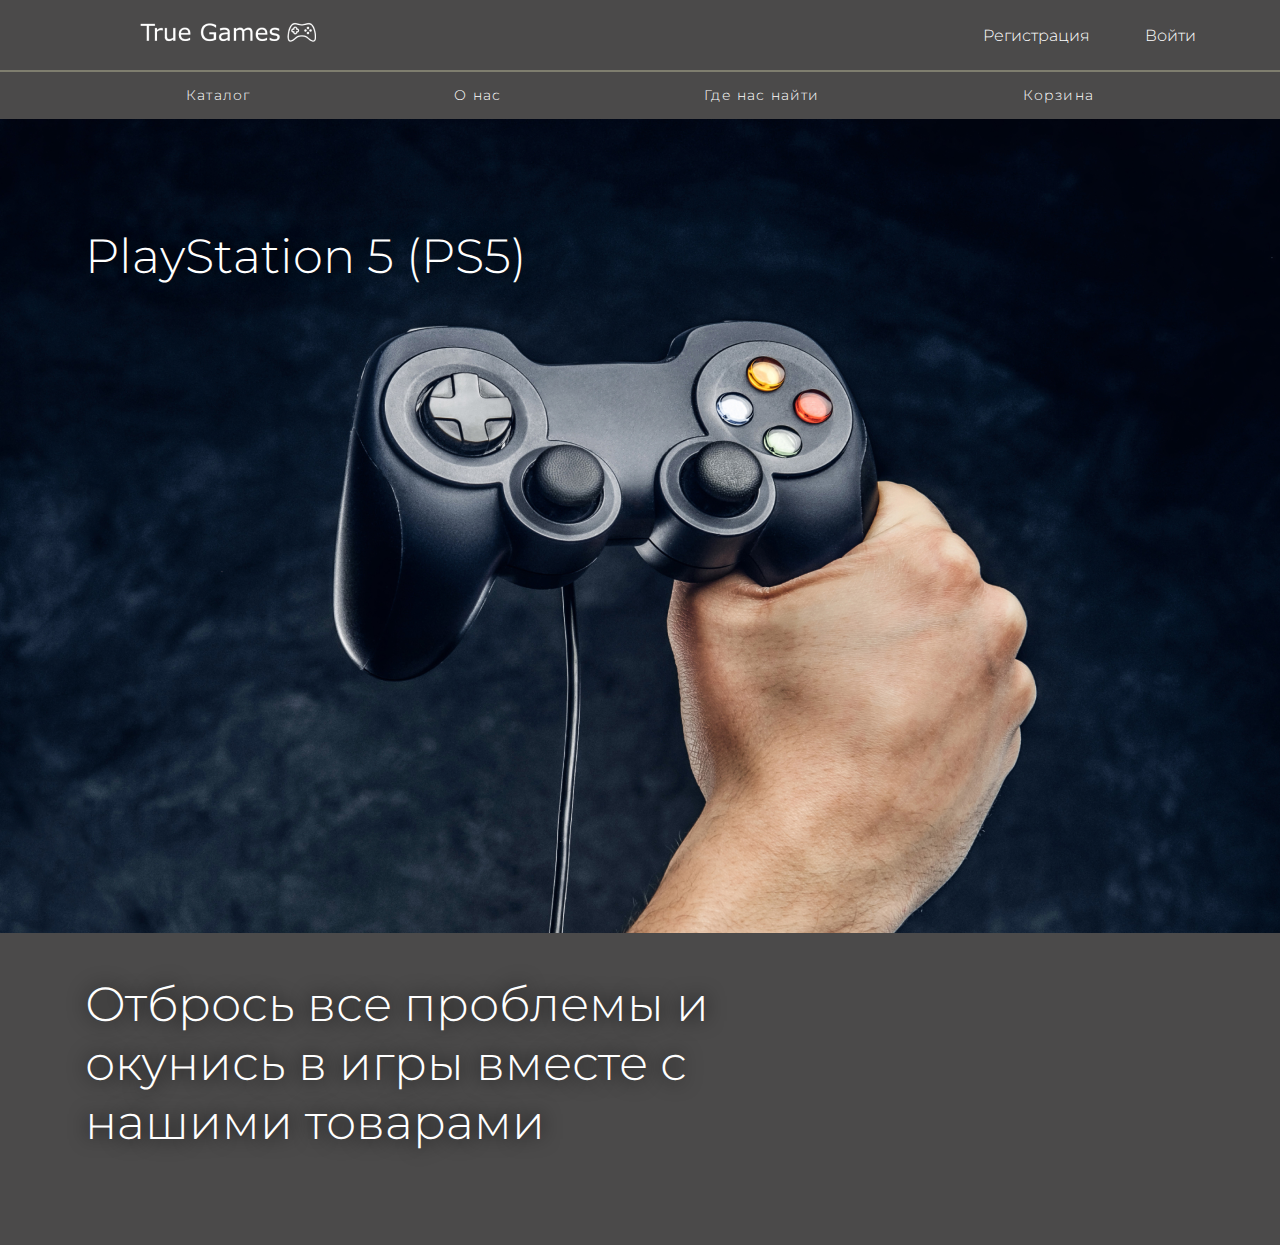
<file: index.html>
<!DOCTYPE html>
<html lang="en">
<head>
	<meta charset="UTF-8">
	<meta http-equiv="X-UA-Compatible" content="IE=edge">
	<meta name="viewport" content="width=device-width, initial-scale=1.0">
	<link rel="stylesheet" href="style.css">
	<title>Электромобильность</title>
</head>
<body>
	<header class="header">
		<div class="width">
		<div class="header_first_block">
			<div class="header_first_item">
				<div class="header_first_item_i"><a href="index.html"><img src="img/2496078-восстановлено 1.png" alt=""></a> </div>
			</div>
			<div class="header_first_item">
				<a href="registration.html">Регистрация</a>
				<a href="login.html">Войти</a>
			</div>
		</div>
	</div>
	<hr class="line">
	<div class="width">
		<div class="header_second_block">
			<ul>
				<li><a href="catalog.html">Каталог</a></li>
				<li><a href="index.html#brands">О нас</a></li>
				<li><a href="find.html">Где нас найти</a></li>
				<li><a href="#">Корзина</a></li>
			</ul>
		</div>
	</div>
	</header>
	<main class="main">
		<div class="slider">
			<div class="width">
				<div class="slider_main">
					<h2>PlayStation 5 (PS5)</h2>
				</div>
			</div>
		</div>
		<footer class="footer">
			<div class="width">
				<div class="footer_main">
					<p>Отбрось все проблемы и окунись в игры вместе с нашими товарами</p>
				</div>
			</div>
			
		</footer>

	</main>
</body>
</html>
</file>
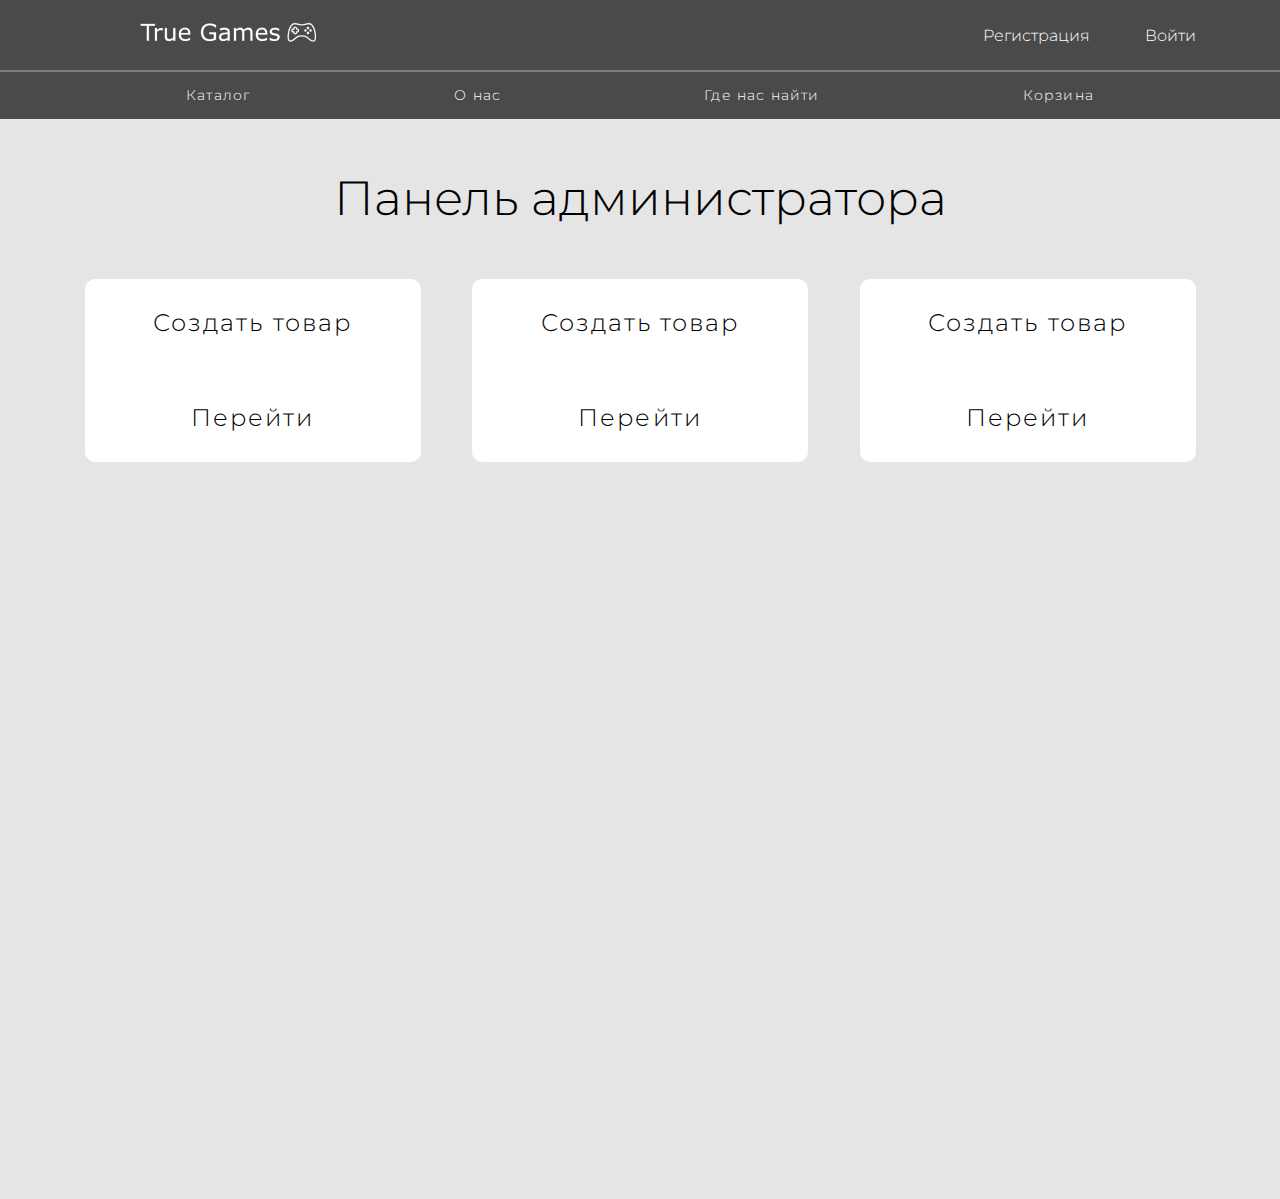
<file: admin.html>
<!DOCTYPE html>
<html lang="en">
<head>
	<meta charset="UTF-8">
	<meta http-equiv="X-UA-Compatible" content="IE=edge">
	<meta name="viewport" content="width=device-width, initial-scale=1.0">
	<link rel="stylesheet" href="style.css">
	<link rel="stylesheet" href="admin.css">
	<title>admin</title>
</head>
<body>
	<header class="header">
		<div class="width">
		<div class="header_first_block">
			<div class="header_first_item">
				<div class="header_first_item_i"><a href="index.html"><img src="img/2496078-восстановлено 1.png" alt=""></a> </div>
			</div>
			<div class="header_first_item">
				<a href="registration.html">Регистрация</a>
				<a href="login.html">Войти</a>
			</div>
		</div>
	</div>
	<hr class="line">
	<div class="width">
		<div class="header_second_block">
			<ul>
				<li><a href="catalog.html">Каталог</a></li>
				<li><a href="inedx.html">О нас</a></li>
				<li><a href="find.html">Где нас найти</a></li>
				<li><a href="basket.html">Корзина</a></li>
			</ul>
		</div>
	</div>
	</header>

	<main>
		<div class="admin">
			<div class="width">
				<div class="admin_main">
					<h2>Панель администратора</h2>
					<div class="admin_block">
						<div class="admin_cart">
							<h3>Создать товар</h3>
							<a href="#">Перейти</a>
						</div>
						<div class="admin_cart">
							<h3>Создать товар</h3>
							<a href="#">Перейти</a>
						</div>
						<div class="admin_cart">
							<h3>Создать товар</h3>
							<a href="#">Перейти</a>
						</div>
					</div>
				</div>
			</div>
		</div>

	</main>
</body>
</html>
</file>
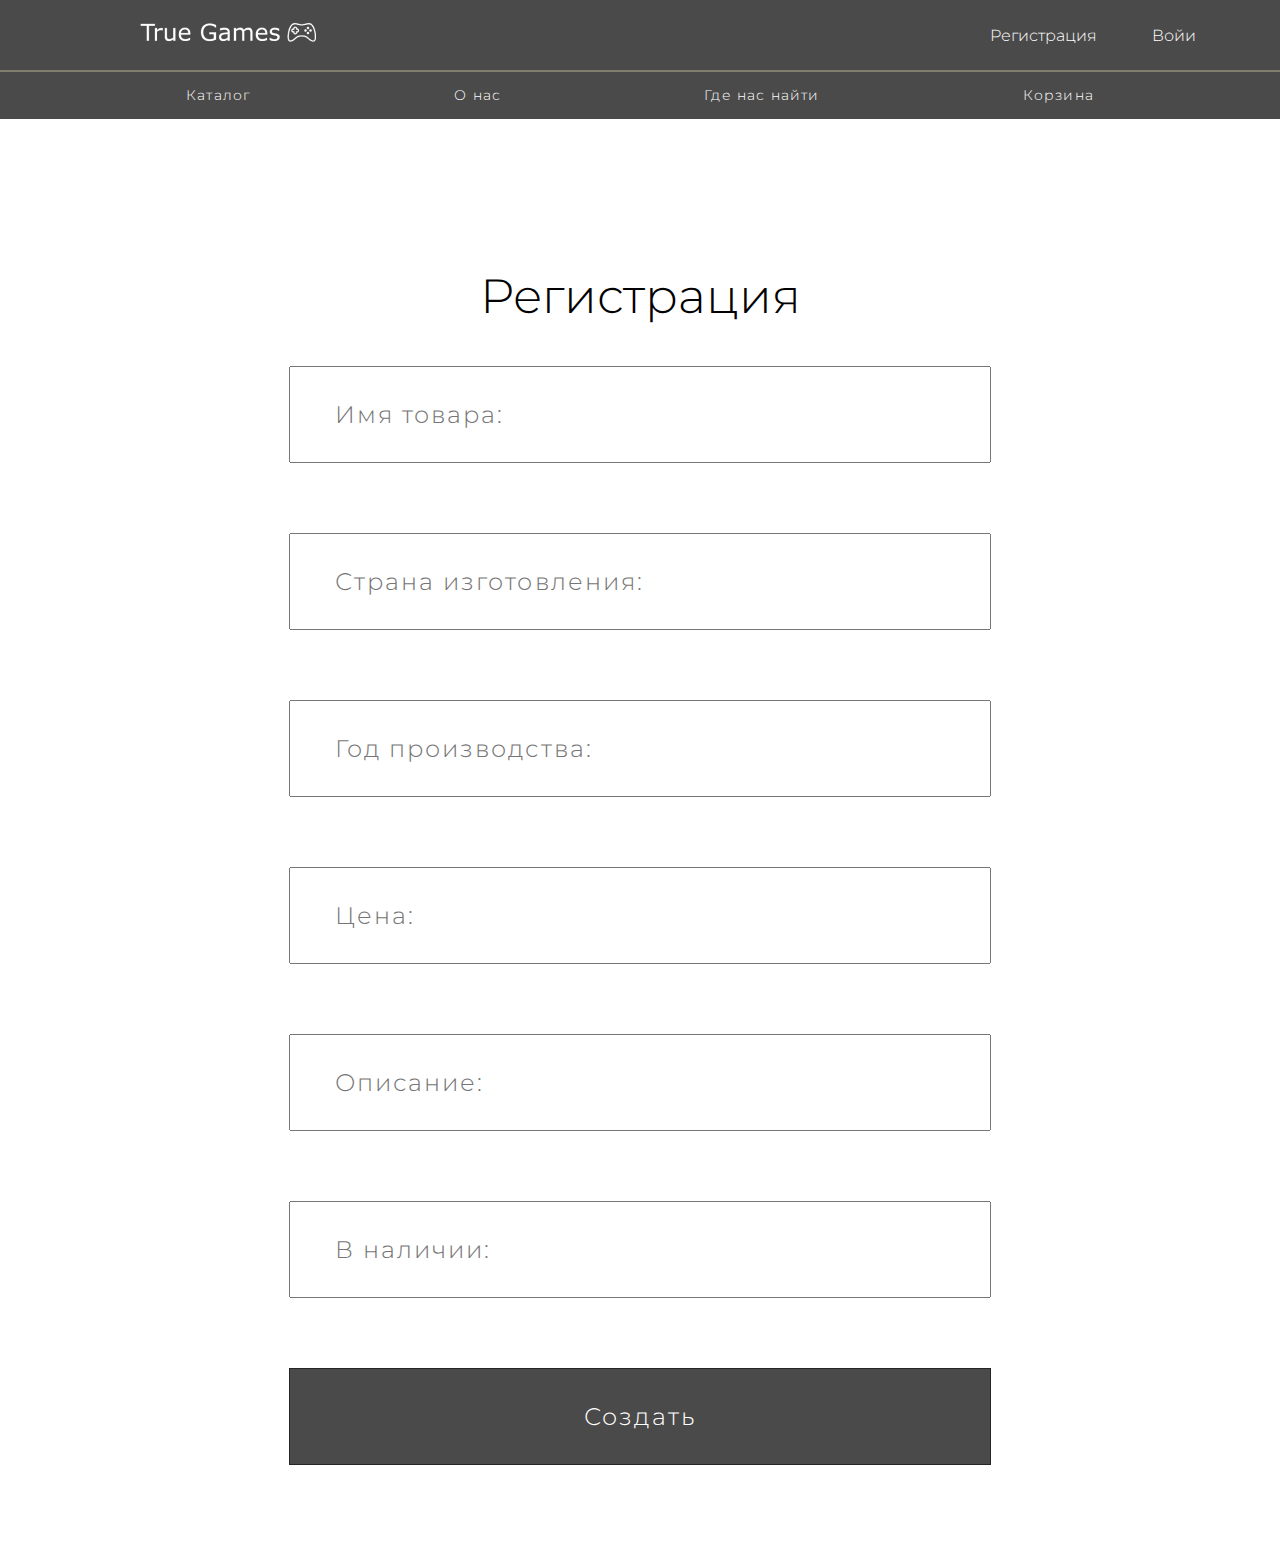
<file: admin_create.html>
<!DOCTYPE html>
<html lang="en">
<head>
	<meta charset="UTF-8">
	<meta http-equiv="X-UA-Compatible" content="IE=edge">
	<meta name="viewport" content="width=device-width, initial-scale=1.0">
	<link rel="stylesheet" href="style.css">
	<link rel="stylesheet" href="admin_create.css">
	<title>Create</title>
</head>
<body>
	<main>
		<header class="header">
			<div class="width">
			<div class="header_first_block">
				<div class="header_first_item">
					<div class="header_first_item_i"><a href="index.html"><img src="img/2496078-восстановлено 1.png" alt=""></a> </div>
				</div>
				<div class="header_first_item">
					<a href="#">Регистрация</a>
					<a href="#">Войи</a>
				</div>
			</div>
		</div>
		<hr class="line">
		<div class="width">
			<div class="header_second_block">
				<ul>
					<li><a href="catalog.html">Каталог</a></li>
					<li><a href="index.html#brands">О нас</a></li>
					<li><a href="index.html#About_company">Где нас найти</a></li>
					<li><a href="#">Корзина</a></li>
				</ul>
			</div>
		</div>
		</header>
		 <main>
		<div class="admin">
			<div class="width">
				<div class="admin_main">
					<h2>Регистрация</h2>
					<form action="#">
						<input class="input" type="text" placeholder="Имя товара:">
						<input class="input" type="text" placeholder="Страна изготовления:">
						<input class="input" type="text" placeholder="Год производства:">
						<input class="input" type="text" placeholder="Цена:">
						<input class="input" type="text" placeholder="Описание:">
						<input class="input" type="text" placeholder="В наличии:">
						<button>Создать</button>
					</form>
				</div>
			</div>
		</div>	

	</main>
</body>
</html>
</file>
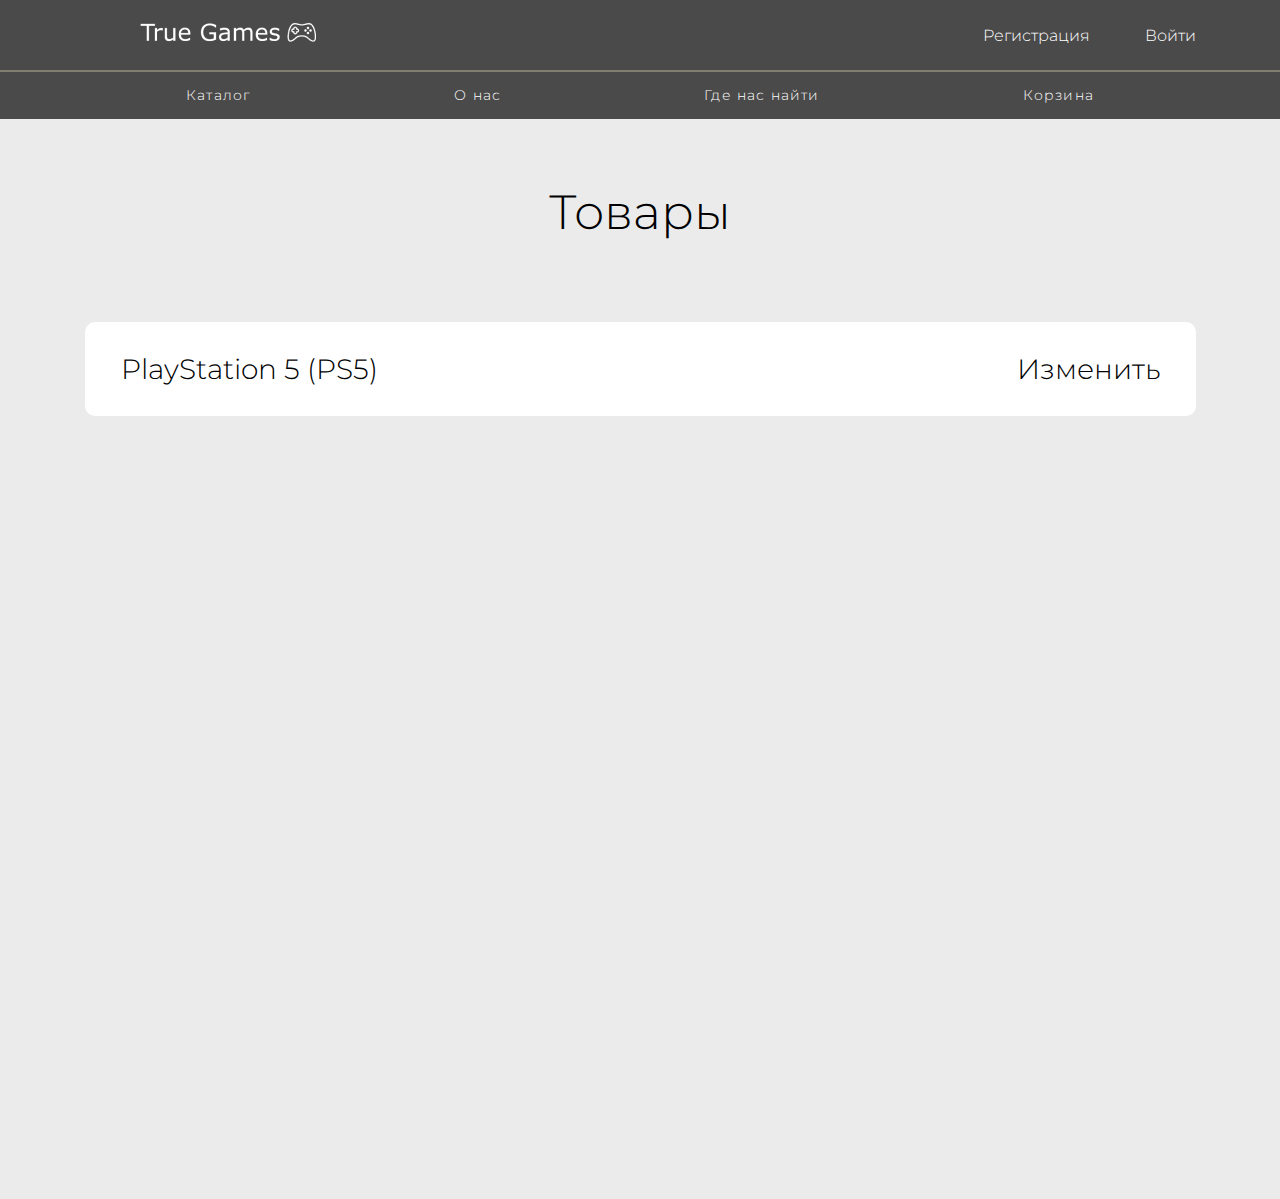
<file: admin_products.html>
<!DOCTYPE html>
<html lang="en">
<head>
	<meta charset="UTF-8">
	<meta http-equiv="X-UA-Compatible" content="IE=edge">
	<meta name="viewport" content="width=device-width, initial-scale=1.0">
	<link rel="stylesheet" href="style.css">
	<link rel="stylesheet" href="admin_products.css">
	<title>admin</title>
</head>
<body>
	<header class="header">
		<div class="width">
		<div class="header_first_block">
			<div class="header_first_item">
				<div class="header_first_item_i"><a href="index.html"><img src="img/2496078-восстановлено 1.png" alt=""></a> </div>
			</div>
			<div class="header_first_item">
				<a href="registration.html">Регистрация</a>
				<a href="login.html">Войти</a>
			</div>
		</div>
	</div>
	<hr class="line">
	<div class="width">
		<div class="header_second_block">
			<ul>
				<li><a href="catalog.html">Каталог</a></li>
				<li><a href="inedx.html">О нас</a></li>
				<li><a href="find.html">Где нас найти</a></li>
				<li><a href="basket.html">Корзина</a></li>
			</ul>
		</div>
	</div>
	</header>

	<main>
		<div class="admin_products">
			<div class="width">
				<div class="admin_products_index">
					<div class="admin_heading"><h2>Товары</h2></div>
					<div class="admin_block">
						<div class="admin_cart">
							<h2>PlayStation 5 (PS5)</h2>
							<a href="#">Изменить</a>
						</div>
					</div>
				</div>
			</div>
		</div>
	</main>
</body>
</html>
</file>
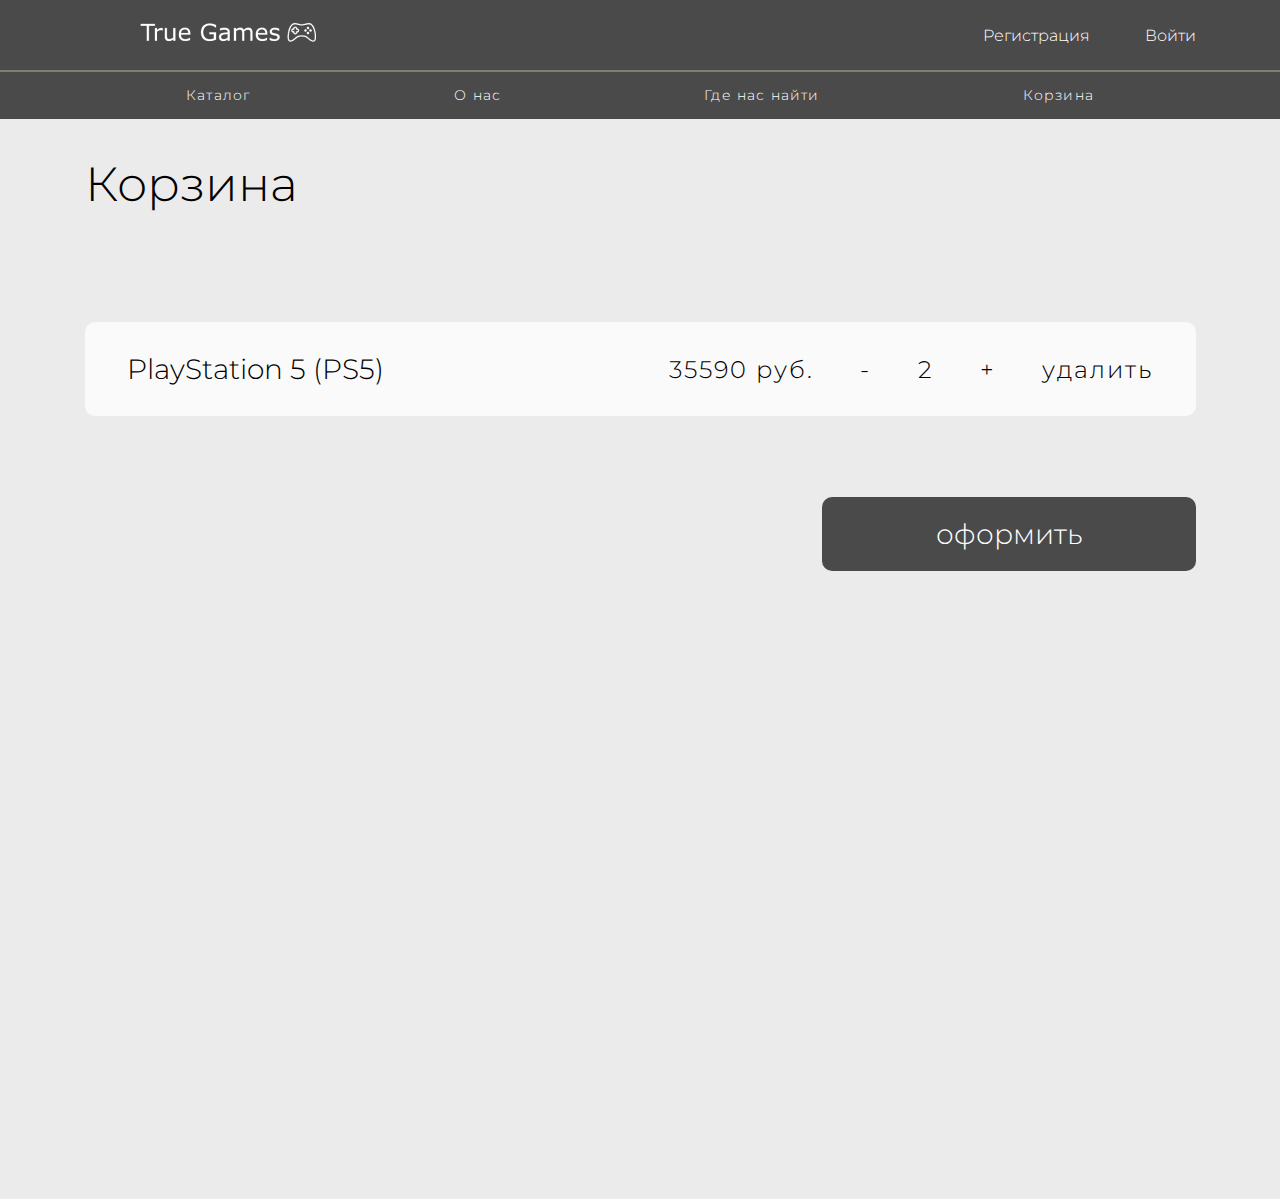
<file: basket.html>
<!DOCTYPE html>
<html lang="en">
<head>
	<meta charset="UTF-8">
	<meta http-equiv="X-UA-Compatible" content="IE=edge">
	<meta name="viewport" content="width=device-width, initial-scale=1.0">
	<link rel="stylesheet" href="style.css">
	<link rel="stylesheet" href="basket.css">
	<title>basket</title>
</head>
<body>
	<header class="header">
		<div class="width">
		<div class="header_first_block">
			<div class="header_first_item">
				<div class="header_first_item_i"><a href="index.html"><img src="img/2496078-восстановлено 1.png" alt=""></a> </div>
			</div>
			<div class="header_first_item">
				<a href="registration.html">Регистрация</a>
				<a href="login.html">Войти</a>
			</div>
		</div>
	</div>
	<hr class="line">
	<div class="width">
		<div class="header_second_block">
			<ul>
				<li><a href="catalog.html">Каталог</a></li>
				<li><a href="index.html#brands">О нас</a></li>
				<li><a href="find.html">Где нас найти</a></li>
				<li><a href="#">Корзина</a></li>
			</ul>
		</div>
	</div>
	</header>
	<main>
		<div class="basket">
			<div class="width">
				<div class="basket_main">
					<div class="basket_heading"><h2>Корзина</h2></div>
					
					<div class="basket_block">
						<div class="basket_cart">

							<div class="basket_cart_block">
								<h3>PlayStation 5 (PS5)</h3>
							</div>
							
							<div class="basket_cart_block">
								<p>35590 руб.</p>
								<a href="">-</a>
								<a href="">2</a>
								<a href="">+</a>
								<a href="#">удалить</a>
							</div>
							
						</div>
						<div class="basket_accept">
							<a href="#">оформить</a>
						</div>
					</div>
				</div>
			</div>
		</div>

	</main>



</body>
</html>
</file>
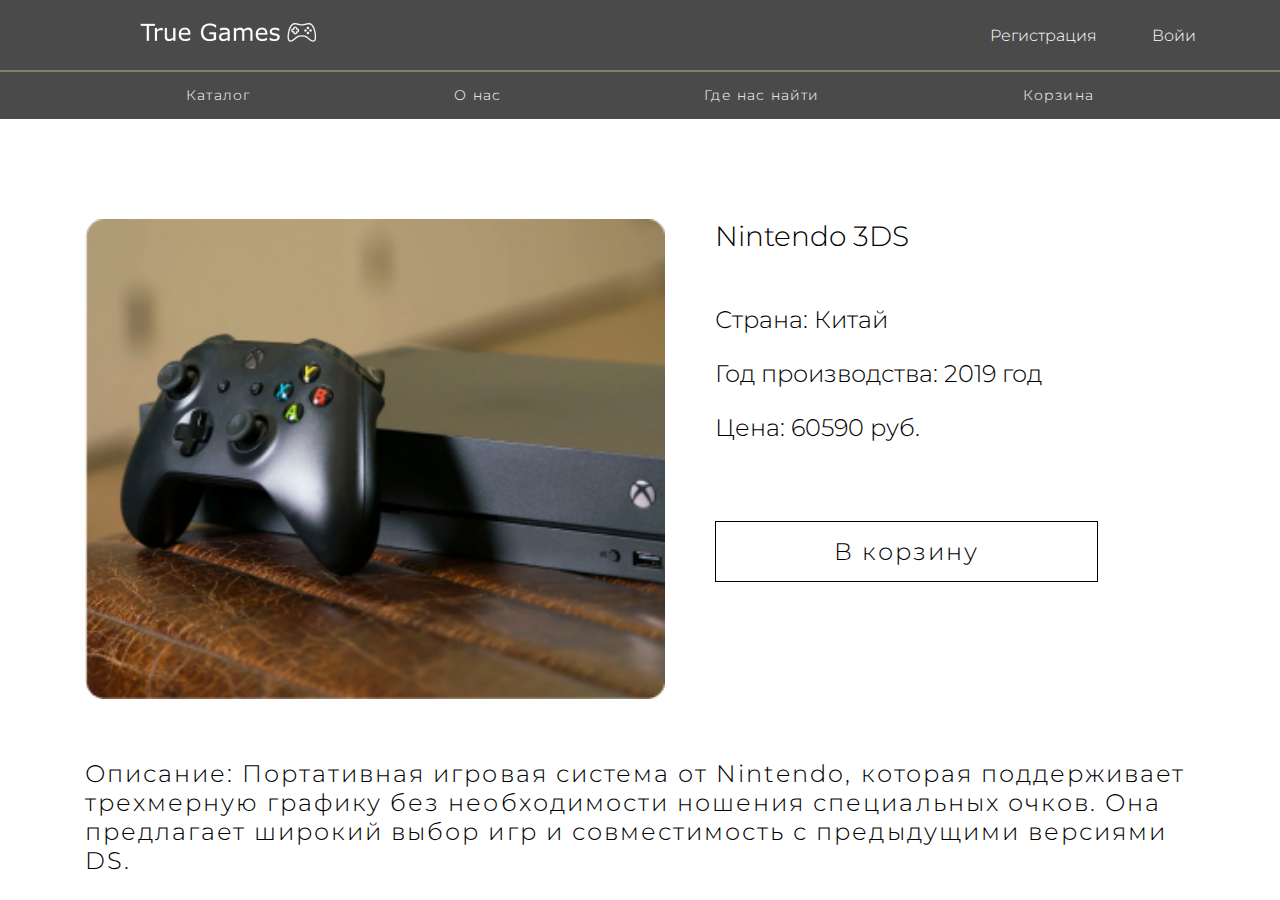
<file: cart.html>
<!DOCTYPE html>
<html lang="en">
<head>
	<meta charset="UTF-8">
	<meta http-equiv="X-UA-Compatible" content="IE=edge">
	<meta name="viewport" content="width=device-width, initial-scale=1.0">
	<link rel="stylesheet" href="style.css">
	<link rel="stylesheet" href="cart.css">
	<title>Document</title>
</head>
<body>
	<header class="header">
		<div class="width">
		<div class="header_first_block">
			<div class="header_first_item">
				<div class="header_first_item_i"><a href="index.html"><img src="img/2496078-восстановлено 1.png" alt=""></a> </div>
			</div>
			<div class="header_first_item">
				<a href="#">Регистрация</a>
				<a href="#">Войи</a>
			</div>
		</div>
	</div>
	<hr class="line">
	<div class="width">
		<div class="header_second_block">
			<ul>
				<li><a href="catalog.html">Каталог</a></li>
				<li><a href="index.html#brands">О нас</a></li>
				<li><a href="index.html#About_company">Где нас найти</a></li>
				<li><a href="#">Корзина</a></li>
			</ul>
		</div>
	</div>
	</header>

	<main class="main">
		<div class="cart">
			<div class="width">
				<div class="cart_main">
					<div class="cart_first_block">
						<div class="cart_first_image">
							<img src="img/products/Rectangle 11-2.png" alt="">
						</div>
						<div class="cart_first_text">
							<h2>Nintendo 3DS</h2>
							<p>Страна: Китай</p>
							<p>Год производства: 2019 год</p>
							<p>Цена: 60590 руб.</p>
							<a href="#">В корзину</a>
						</div>
					</div>
					<div class="cart_second_block">
						<p>Описание: Портативная игровая система от Nintendo, которая поддерживает трехмерную графику без необходимости ношения специальных очков. Она предлагает широкий выбор игр и совместимость с предыдущими версиями DS.</p>
					</div>
				</div>
			</div>
		</div>

	</main>
</body>
</html>
</file>
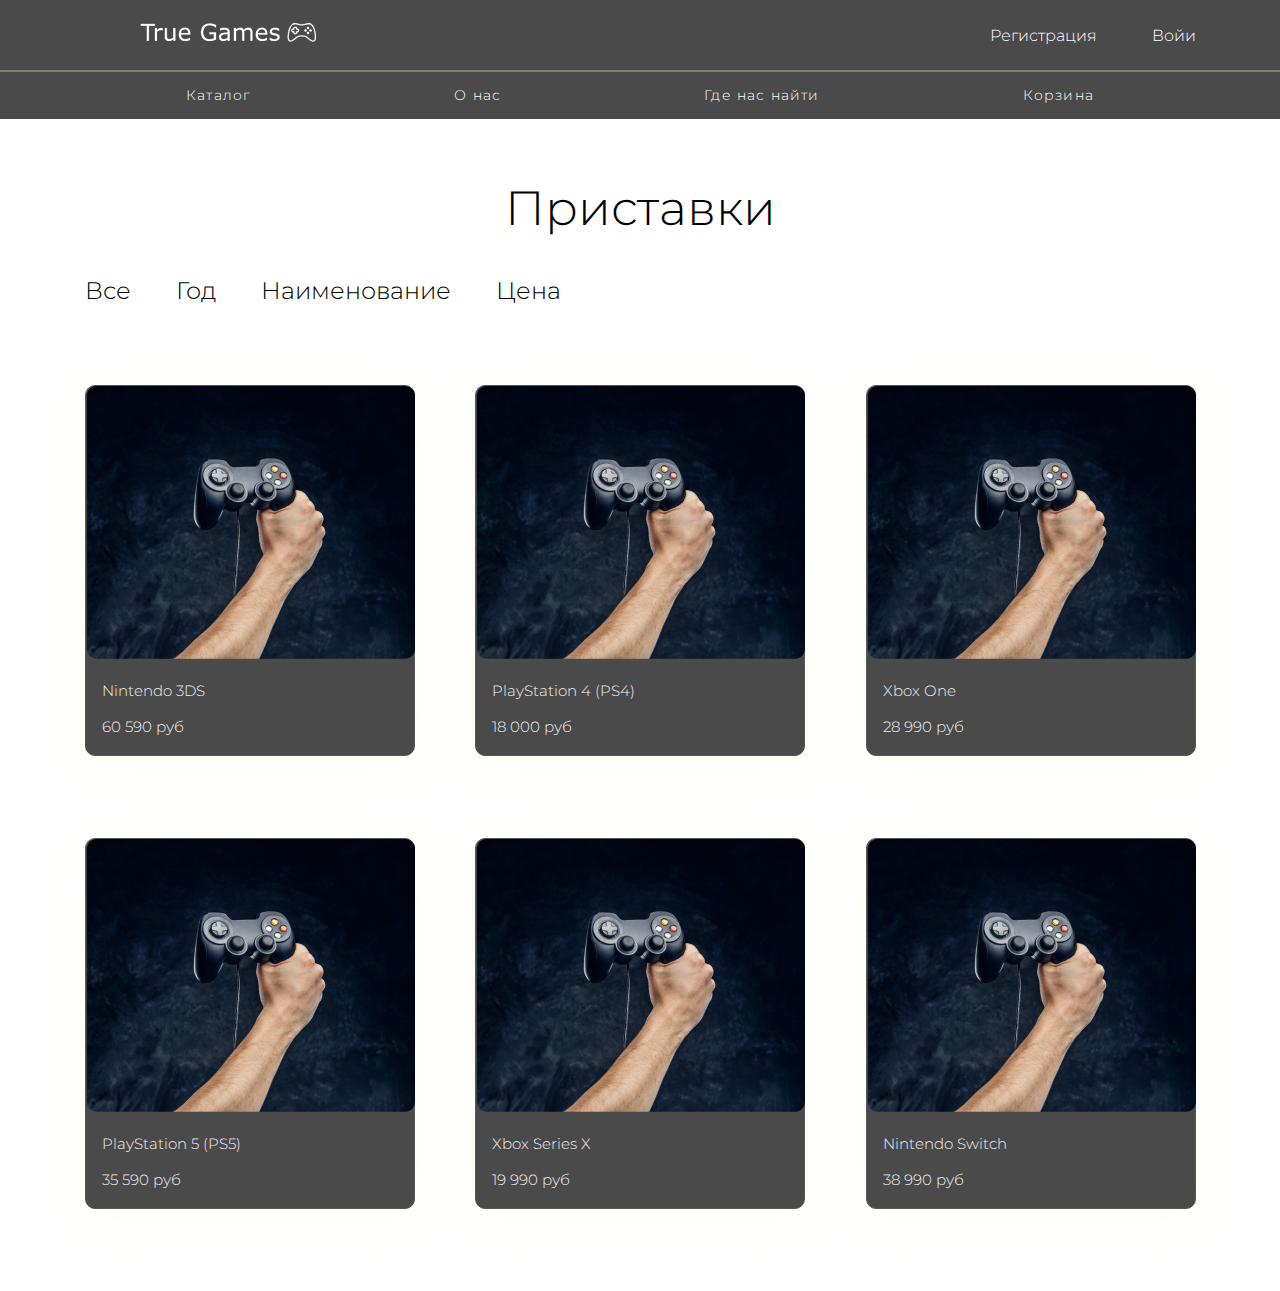
<file: catalog.html>
<!DOCTYPE html>
<html lang="en">
<head>
	<meta charset="UTF-8">
	<meta http-equiv="X-UA-Compatible" content="IE=edge">
	<meta name="viewport" content="width=device-width, initial-scale=1.0">
	<link rel="stylesheet" href="style.css">
	<link rel="stylesheet" href="catalog.css">
	<title>Document</title>
</head>
<body>
	<header class="header">
		<div class="width">
		<div class="header_first_block">
			<div class="header_first_item">
				<div class="header_first_item_i"><a href="index.html"><img src="img/2496078-восстановлено 1.png" alt=""></a> </div>
			</div>
			<div class="header_first_item">
				<a href="#">Регистрация</a>
				<a href="#">Войи</a>
			</div>
		</div>
	</div>
	<hr class="line">
	<div class="width">
		<div class="header_second_block">
			<ul>
				<li><a href="catalog.html">Каталог</a></li>
				<li><a href="index.html#brands">О нас</a></li>
				<li><a href="find.html">Где нас найти</a></li>
				<li><a href="#">Корзина</a></li>
			</ul>
		</div>
	</div>
	</header>

	<main>
		<div class="catalog">
			<div class="width">
				<div class="catalog_main">
					<h2>Приставки</h2>
					<div class="catalog_sort">
						<ul>
							<li><a href="#">Все</a></li>
							<li><a href="#">Год</a></li>
							<li><a href="#">Наименование</a></li>
							<li><a href="#">Цена</a></li>
						</ul>
					</div>
					

					<div class="catalog_products">
						<div class="catalog_cart">
							<img src="img/products/Rectangle 10.png" alt="">
							<div class="catalog_text">
								<a href="cart.html">Nintendo 3DS</a>
								<p>60 590 руб</p>
							</div>
						</div>

						<div class="catalog_cart">
							<img src="img/products/Rectangle 10.png" alt="">
							<div class="catalog_text">
								<a href="#">PlayStation 4 (PS4)</a>
								<p>18 000 руб</p>
							</div>
						</div>

						<div class="catalog_cart">
							<img src="img/products/Rectangle 10.png" alt="">
							<div class="catalog_text">
								<a href="#">Xbox One</a>
								<p>28 990 руб</p>
							</div>
						</div>

						<div class="catalog_cart">
							<img src="img/products/Rectangle 10.png" alt="">
							<div class="catalog_text">
								<a href="#">PlayStation 5 (PS5)</a>
								<p>35 590 руб</p>
							</div>
						</div>
						<div class="catalog_cart">
							<img src="img/products/Rectangle 10.png" alt="">
							<div class="catalog_text">
								<a href="#">Xbox Series X</a>
								<p>19 990 руб</p>
							</div>
						</div>
						<div class="catalog_cart">
							<img src="img/products/Rectangle 10.png" alt="">
							<div class="catalog_text">
								<a href="#">Nintendo Switch</a>
								<p>38 990 руб</p>
							</div>
						</div>
					</div>
				</div>
			</div>
		</div>

	</main>
</body>
</html>
</file>
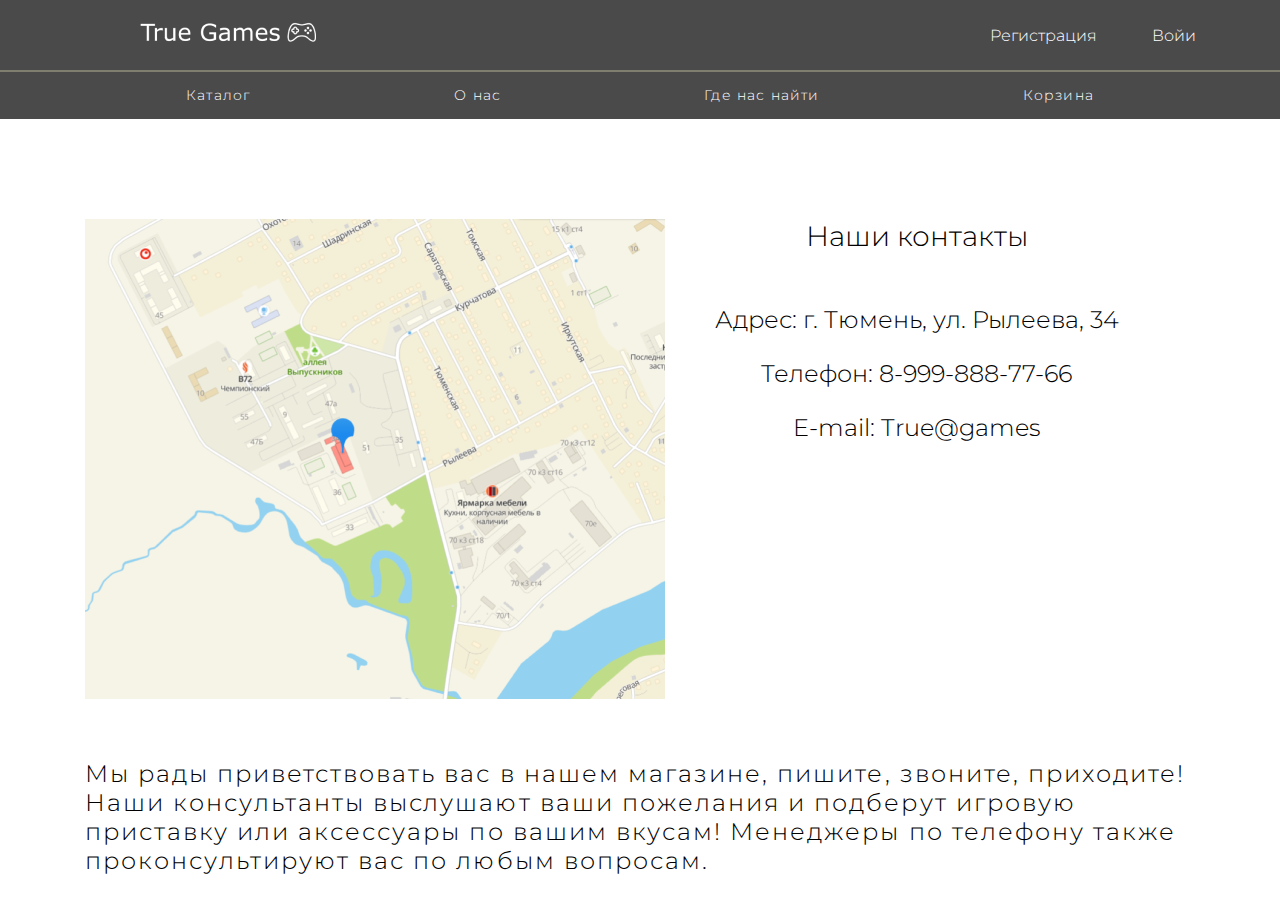
<file: find.html>
<!DOCTYPE html>
<html lang="en">
<head>
	<meta charset="UTF-8">
	<meta http-equiv="X-UA-Compatible" content="IE=edge">
	<meta name="viewport" content="width=device-width, initial-scale=1.0">
	<link rel="stylesheet" href="style.css">
	<link rel="stylesheet" href="find.css">
	<title>Document</title>
</head>
<body>
	<header class="header">
		<div class="width">
		<div class="header_first_block">
			<div class="header_first_item">
				<div class="header_first_item_i"><a href="index.html"><img src="img/2496078-восстановлено 1.png" alt=""></a> </div>
			</div>
			<div class="header_first_item">
				<a href="#">Регистрация</a>
				<a href="#">Войи</a>
			</div>
		</div>
	</div>
	<hr class="line">
	<div class="width">
		<div class="header_second_block">
			<ul>
				<li><a href="catalog.html">Каталог</a></li>
				<li><a href="index.html#brands">О нас</a></li>
				<li><a href="index.html#About_company">Где нас найти</a></li>
				<li><a href="#">Корзина</a></li>
			</ul>
		</div>
	</div>
	</header>

	<main class="main">
		<div class="find">
			<div class="width">
				<div class="find_main">
					<div class="find_first_block">
						<div class="find_first_image">
							<img src="img/Rectangle 166.png" alt="">
						</div>
						<div class="find_first_text">
							<h2>Наши контакты</h2>
							<p>Адрес: г. Тюмень, ул. Рылеева, 34</p>
							<p>Телефон: 8-999-888-77-66</p>
							<p>E-mail: True@games</p>
						</div>
					</div>
					<div class="find_second_block">
						<p>Мы рады приветствовать вас в нашем магазине, пишите, звоните, приходите! Наши консультанты выслушают ваши пожелания и подберут игровую приставку или аксессуары по вашим вкусам! Менеджеры по телефону также проконсультируют вас по любым вопросам.</p>
					</div>
				</div>
			</div>
		</div>

	</main>
</body>
</html>
</file>
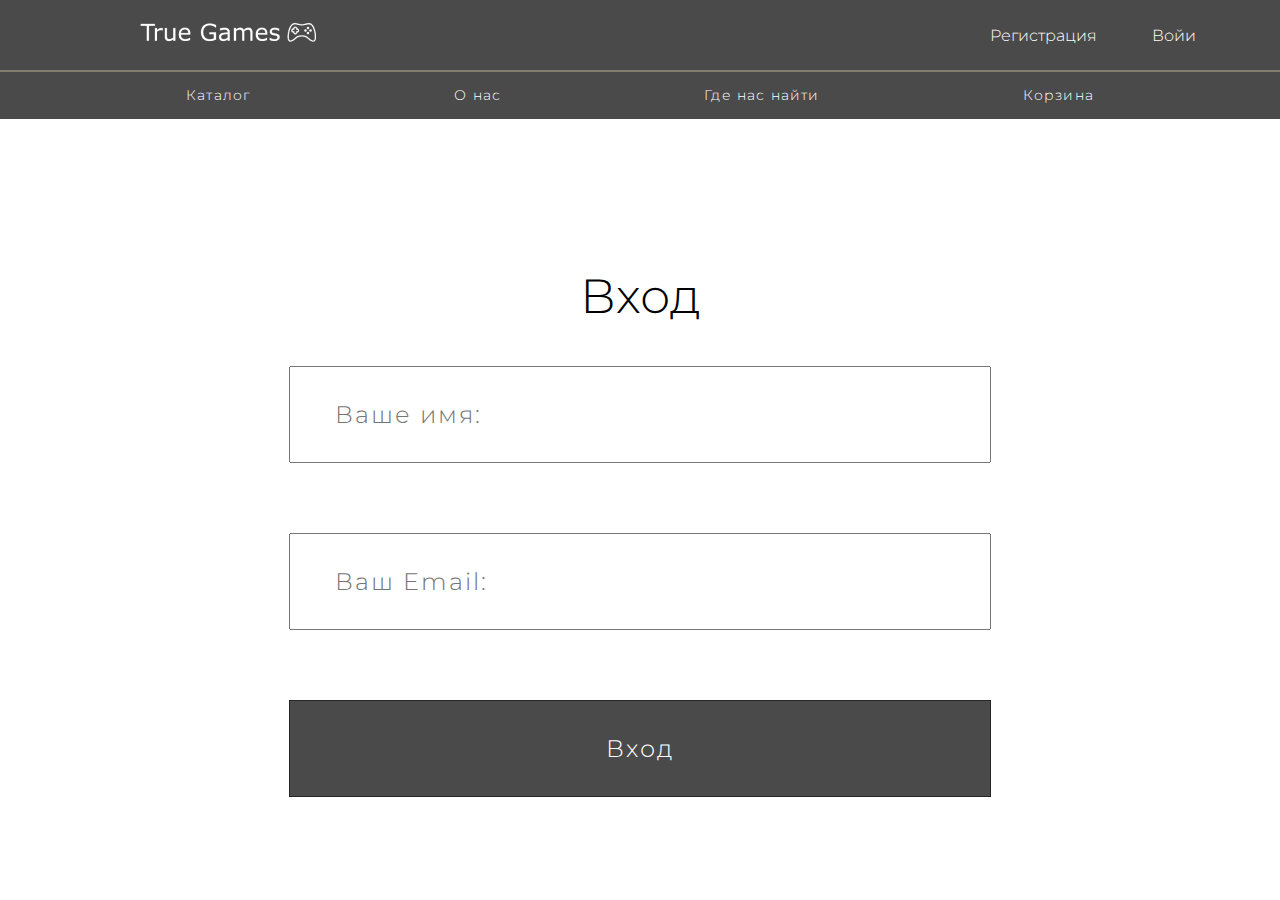
<file: login.html>
<!DOCTYPE html>
<html lang="en">
<head>
	<meta charset="UTF-8">
	<meta http-equiv="X-UA-Compatible" content="IE=edge">
	<meta name="viewport" content="width=device-width, initial-scale=1.0">
	<link rel="stylesheet" href="style.css">
	<link rel="stylesheet" href="login.css">
	<title>Document</title>
</head>
<body>
	<header class="header">
		<div class="width">
		<div class="header_first_block">
			<div class="header_first_item">
				<div class="header_first_item_i"><a href="index.html"><img src="img/2496078-восстановлено 1.png" alt=""></a> </div>
			</div>
			<div class="header_first_item">
				<a href="#">Регистрация</a>
				<a href="#">Войи</a>
			</div>
		</div>
	</div>
	<hr class="line">
	<div class="width">
		<div class="header_second_block">
			<ul>
				<li><a href="catalog.html">Каталог</a></li>
				<li><a href="index.html#brands">О нас</a></li>
				<li><a href="index.html#About_company">Где нас найти</a></li>
				<li><a href="#">Корзина</a></li>
			</ul>
		</div>
	</div>
	</header>
 	<main>
	<div class="login">
		<div class="width">
			<div class="login_main">
				<h2>Вход</h2>
				<form action="#">
					<input class="input" type="text" placeholder="Ваше имя:">
					<input class="input" type="text" placeholder="Ваш Email:">
					<button>Вход</button>
				</form>
			</div>
		</div>
	</div>		
	
 	</main>

</body>
</html>
</file>
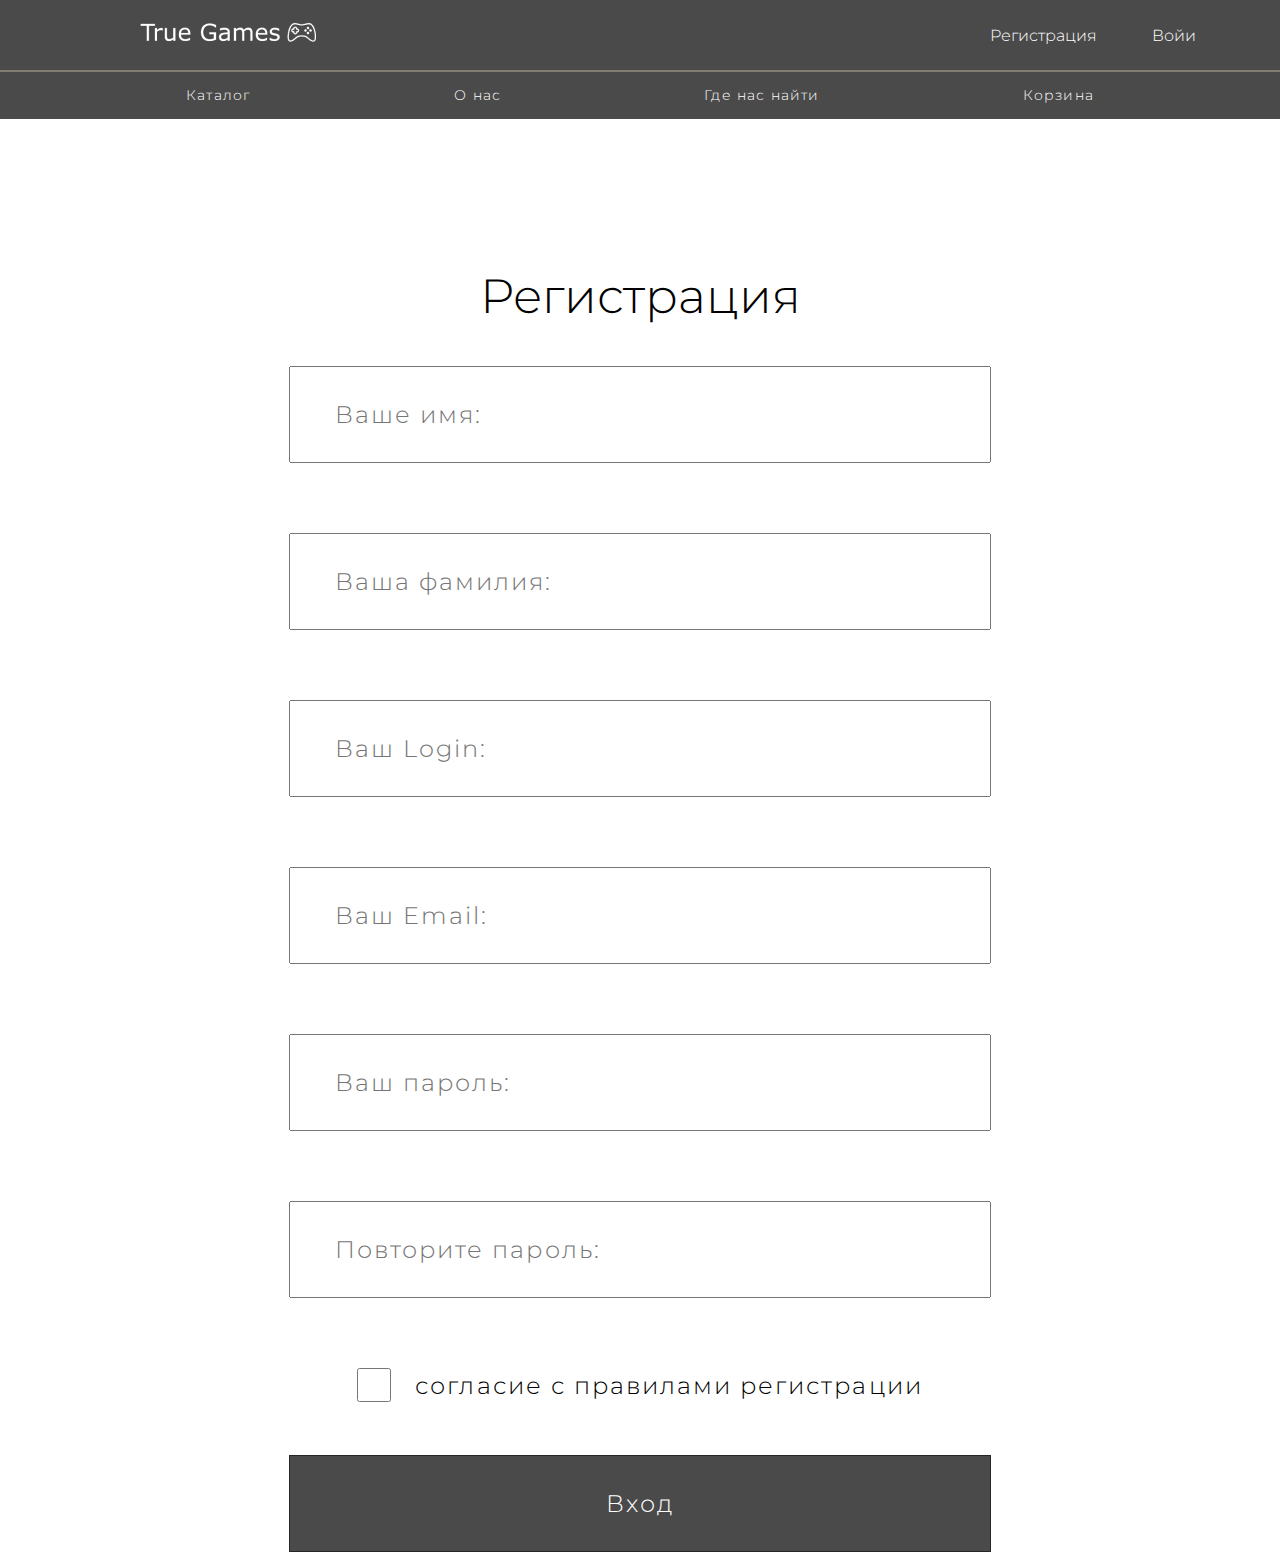
<file: registration.html>
<!DOCTYPE html>
<html lang="en">
<head>
	<meta charset="UTF-8">
	<meta http-equiv="X-UA-Compatible" content="IE=edge">
	<meta name="viewport" content="width=device-width, initial-scale=1.0">
	<link rel="stylesheet" href="style.css">
	<link rel="stylesheet" href="login.css">
	<title>Document</title>
</head>
<body>
	<header class="header">
		<div class="width">
		<div class="header_first_block">
			<div class="header_first_item">
				<div class="header_first_item_i"><a href="index.html"><img src="img/2496078-восстановлено 1.png" alt=""></a> </div>
			</div>
			<div class="header_first_item">
				<a href="#">Регистрация</a>
				<a href="#">Войи</a>
			</div>
		</div>
	</div>
	<hr class="line">
	<div class="width">
		<div class="header_second_block">
			<ul>
				<li><a href="catalog.html">Каталог</a></li>
				<li><a href="index.html#brands">О нас</a></li>
				<li><a href="index.html#About_company">Где нас найти</a></li>
				<li><a href="#">Корзина</a></li>
			</ul>
		</div>
	</div>
	</header>
 	<main>
	<div class="login">
		<div class="width">
			<div class="login_main">
				<h2>Регистрация</h2>
				<form action="#">
					<input class="input" type="text" placeholder="Ваше имя:">
					<input class="input" type="text" placeholder="Ваша фамилия:">
					<input class="input" type="text" placeholder="Ваш Login:">
					<input class="input" type="text" placeholder="Ваш Email:">
					<input class="input" type="text" placeholder="Ваш пароль:">
					<input class="input" type="text" placeholder="Повторите пароль:">
					<div class="checkbox">
						<input type="checkbox" name="" id=""> <h3>согласие с правилами регистрации</h3>
					</div>
					<button>Вход</button>
				</form>
			</div>
		</div>
	</div>		
	
 	</main>
</body>
</html>
</file>
<file: style.css>
*, ::before, ::after{
	margin: 0;
	padding: 0;
	box-sizing: border-box;
	font-family: Montserrat-Light;
	scroll-behavior: smooth;
}
.width{
	max-width: 1111px;
	margin: 0 auto;
}
body{
}
a{
	text-decoration: none;
}
li{
	list-style: none;
}
@font-face {
	font-family: Montserrat-Light;
	src: url(fonts/Montserrat-Light.ttf);
}
@font-face {
	font-family: Montserrat-Regular;
	src: url(fonts/Montserrat-Regular.ttf);
}
@font-face {
	font-family: Raleway-Regular;
	src: url(fonts/Raleway-Regular.ttf);
}

.main_block {
}
.header {
	background:#4B4A4A ;

}
.header_first_block {
	display: flex;
	justify-content: space-between;
	align-items: center;
	min-height: 70px;
}
.header_first_item {
	display: flex;
	align-items: center;
}
.header_first_item a{
	margin-left: 55px;
	color: #fff;
}
.header_first_item_i h1{
	font-weight: 100;
	font-size: 16px;
	line-height: 150%;
	letter-spacing: 0.085em;
}
.header_first_item_i img{
	
	margin-right: 18px;
}
.header_first_item_i p{
	font-size: 13px;
	line-height: 150%;
	text-align: right;
	letter-spacing: 0.085em;
}
.header_second_block {

}
.header_second_block ul{
	display: flex;
	justify-content: space-around;
	align-items: center;	
	min-height: 47px;
}
.header_second_block li{

}
.header_second_block a{
	font-size: 14px;
	line-height: 150%;
	letter-spacing: 0.085em;
	color: #FFFFFF;
}
.header_second_block a:hover{
	text-decoration: underline;

}
.line{
	border: 1px solid rgba(255, 255, 204, 0.29);
}


.main {
}
.slider {
	background: url(img/Rectangle\ 2.png);
	background-position: center center;
	background-size: cover;
	height: 814px;
}
.slider_main{
	padding-top: 108px;
}
.slider_main h2{
	font-style: normal;
	font-weight: 400;
	font-size: 48px;
	line-height: 59px;
	color: #FFFFFF;
	text-shadow: 0px 0px 19px #000000;
}
.footer {
	background: #4B4A4A;
}
.footer_main{
	padding-top: 42px;
	padding-bottom: 93px;
	max-width: 660px;
}
.footer_main p{
	font-style: normal;
	font-weight: 400;
	font-size: 48px;
	line-height: 59px;
	color: #FFFFFF;
	text-shadow: 0px 0px 19px #000000;
}
</file>
<file: admin.css>
main{
	min-height: 1080px;
	background: #E5E5E5;
}
.admin {
}

.admin_main {
}
.admin_main h2{
	padding-top: 50px;
	font-weight: 300;
	font-size: 48px;
	line-height: 59px;
	text-align: center;
	color: #000000;
}
.admin_block {
	display: flex;
	justify-content: space-between;
	align-items: center;
	flex-wrap: wrap;
}
.admin_block {
	margin-top: 51px;
}
.admin_cart {
	padding: 26px 0;
	text-align: center;
	background: #FFFFFF;
	border-radius: 10px;
	width: 336px;
}

.admin_cart h3{
	font-weight: 400;
	font-size: 24px;
	line-height: 150%;
	text-align: center;
	letter-spacing: 0.085em;
	color: #000000;
	margin-bottom: 59px;
}

.admin_cart a{
	font-weight: 400;
	font-size: 24px;
	line-height: 150%;
	letter-spacing: 0.085em;
	color: #000000;
	text-align: center;
}
</file>
<file: admin_create.css>
main{
	min-height: 1080px;
}

.admin_main {
	margin-top: 148px;
	display: flex;
	flex-direction: column;
	justify-content: center;
	padding-bottom: 100px;
}
.admin_main h2{
	text-align: center;
	margin-bottom: 40px;
	font-weight: 300;
	font-size: 48px;
	line-height: 59px;
	text-align: center;
	color: #000000;
}
.admin_main form{
	display: flex;
	flex-direction: column;
	align-items: center;
}
.input{
	width: 702px;
	height: 97.03px;
	font-style: normal;
	font-weight: 300;
	font-size: 24px;
	line-height: 29px;
	padding-left: 44px;
	letter-spacing: 0.085em;
	color: #000000;
	margin-bottom: 70px;
}
.admin_main button{
	font-style: normal;
	font-weight: 300;
	font-size: 24px;
	line-height: 29px;
	width: 702px;
	height: 97.03px;
	text-align: center;
	letter-spacing: 0.085em;
	color: #FFFFFF;
	background: #4B4A4A;
	border: 1px solid rgba(0, 0, 0, 0.5);
	cursor: pointer;
}

.checkbox{
	margin-bottom: 53px;
	display: flex;
	align-items: center;
}
.checkbox input{
	width: 34px;
	height: 34px;
}
.checkbox h3{
	margin-left: 24px;
	font-style: normal;
	font-weight: 300;
	font-size: 24px;
	line-height: 29px;
	display: flex;
	align-items: center;
	letter-spacing: 0.085em;
	color: #000000;
}
</file>
<file: admin_products.css>
main{
	background: #EBEBEB;
	min-height: 1080px;
}
.admin_products {
}
.admin_products_index {
}
.admin_heading {
	padding-top: 64px;
	padding-bottom: 80px;
	text-align: center;
}
.admin_heading h2{
	font-style: normal;
	font-weight: 300;
	font-size: 48px;
	line-height: 59px;
	text-align: center;
	color: #000000;
}
.admin_block {
	display: flex;
	flex-direction: column;
}
.admin_cart {
	display: flex;
	justify-content: space-between;
	align-items: center;
	padding: 30px 36px;
	background: #fff;
	border-radius: 10px;
}
.admin_cart h2{
	font-style: normal;
	font-weight: 300;
	font-size: 28px;
	line-height: 34px;
	text-align: center;
	color: #000000;
}
.admin_cart a{
	font-style: normal;
	font-weight: 300;
	font-size: 28px;
	line-height: 34px;
	text-align: center;
	color: #000000;
}
</file>
<file: basket.css>
main{

background: #EBEBEB;
min-height: 1080px;
}
.basket_heading {
	margin-bottom: 108px;
	padding-top: 36px;
}
.basket_heading h2{
	font-weight: 300;
	font-size: 48px;
	line-height: 59px;
	color: #000000;
}
.basket_block {
}
.basket_cart {
	display: flex;
	align-items: center;
	justify-content: space-between;
	padding: 30px 42px;
	background: rgba(255, 255, 255, 0.73);
	border-radius: 10px;
	margin-bottom: 37px;
}
.basket_cart_block:nth-child(2){
	justify-content: space-between;
	width: 485px;
}
.basket_cart_block {
	display: flex;
	align-items: center;

}
.basket_cart_block h3{
	font-style: normal;
	font-weight: 300;
	font-size: 28px;
	line-height: 34px;
	text-align: center;
	color: #000000;
}
.basket_cart_block a, p{
	font-style: normal;
	font-weight: 300;
	font-size: 24px;
	line-height: 29px;
	display: flex;
	align-items: center;
	text-align: center;
	letter-spacing: 0.085em;
	color: #000000;
}
.basket_accept {
	margin-top: 81px;
	display: flex;
	justify-content: end;
}
.basket_accept a{
	font-weight: 300;
	font-size: 28px;
	line-height: 34px;
	color: #FFFFFF;
	background: #4B4A4A;
	border-radius: 10px;
	padding: 20px 114px;
}
</file>
<file: cart.css>
.cart {
	margin-top: 100px;
}
.cart_first_block {
	display: flex;
}
.cart_first_image {
	margin-right: 50px;
	
}
.cart_first_image img{
	width: 580px;
	height: 480px;

}
.cart_first_text h2{
	font-style: normal;
	font-weight: 300;
	font-size: 28px;
	line-height: 34px;
	color: #000000;
	margin-bottom: 52px;
}
.cart_first_text p{
	font-style: normal;
	font-weight: 300;
	font-size: 24px;
	line-height: 29px;
	color: #000000;
	margin-bottom: 25px;
}
.cart_second_block p{
	font-style: normal;
	font-weight: 300;
	font-size: 24px;
	line-height: 29px;
	display: flex;
	align-items: center;
	letter-spacing: 0.085em;
	color: #000000;
	margin-top: 56px;
}

.cart_first_text a{
	font-style: normal;
	font-weight: 300;
	font-size: 24px;
	line-height: 29px;
	display: flex;
	align-items: center;
	text-align: center;
	letter-spacing: 0.085em;
	color: #000000;
	padding: 15px 118px;
	margin-top: 79px;
	border: 1px solid #000000;
}
</file>
<file: catalog.css>
.catalog {
}
.catalog_main h2 {
	font-style: normal;
	font-weight: 400;
	font-size: 48px;
	line-height: 59px;
	text-align: center;
	color: #000000;
	margin-bottom: 38px;
	margin-top: 60px;
}
.catalog_sort{
}
.catalog_sort ul{
	display: flex;
	width: 477px;
	justify-content: space-between;
	align-items: center;
	margin-bottom: 80px;
}
.catalog_sort ul li a{
	font-style: normal;
	font-weight: 400;
	font-size: 24px;
	line-height: 29px;
	text-align: center;
	color: #000000;
}

.catalog_products {
	display: flex;
	flex-wrap: wrap;
	justify-content: space-between;
}
.catalog_cart {
	background: #4B4A4A;
	width: 330px;
	border: 1px solid #575757;
	box-shadow: 0px 10px 44px -5px rgba(255, 255, 204, 0.25);
	border-radius: 10px;
	margin-bottom: 82px;
}
.catalog_cart img{
	object-fit: cover;
	margin-bottom: 18px;
}
.catalog_text a{
	font-weight: 400;
	font-size: 15px;
	line-height: 18px;
	color: #F0F0F0;
	padding-left: 16px;
}
.catalog_text p{
	padding-top: 18px;
	padding-bottom: 19px;
	padding-left: 16px;
	font-style: normal;
	font-weight: 400;
	font-size: 15px;
	line-height: 18px;
	color: #F0F0F0;
}
</file>
<file: find.css>
.find {
	margin-top: 100px;
}
.find_first_block {
	display: flex;
}
.find_first_image {
	margin-right: 50px;
}
.find_first_text h2{
	font-style: normal;
	font-weight: 300;
	font-size: 28px;
	line-height: 34px;
	text-align: center;
	color: #000000;
	margin-bottom: 52px;
}
.find_first_text p{
	font-style: normal;
	font-weight: 300;
	font-size: 24px;
	line-height: 29px;
	text-align: center;
	color: #000000;
	margin-bottom: 25px;
}
.find_second_block p{
	font-style: normal;
	font-weight: 300;
	font-size: 24px;
	line-height: 29px;
	display: flex;
	align-items: center;
	letter-spacing: 0.085em;
	color: #000000;
	margin-top: 56px;
}
</file>
<file: login.css>
.login_main {
	margin-top: 148px;
	display: flex;
	flex-direction: column;
	justify-content: center;

}
.login_main h2{
	text-align: center;
	margin-bottom: 40px;
	font-weight: 300;
	font-size: 48px;
	line-height: 59px;
	text-align: center;
	color: #000000;
}
.login_main form{
	display: flex;
	flex-direction: column;
	align-items: center;
}
.input{
	width: 702px;
	height: 97.03px;
	font-style: normal;
	font-weight: 300;
	font-size: 24px;
	line-height: 29px;
	padding-left: 44px;
	letter-spacing: 0.085em;
	color: #000000;
	margin-bottom: 70px;
}
.login_main button{
	font-style: normal;
	font-weight: 300;
	font-size: 24px;
	line-height: 29px;
	width: 702px;
	height: 97.03px;
	text-align: center;
	letter-spacing: 0.085em;
	color: #FFFFFF;
	background: #4B4A4A;
	border: 1px solid rgba(0, 0, 0, 0.5);
	cursor: pointer;
}

.checkbox{
	margin-bottom: 53px;
	display: flex;
	align-items: center;
}
.checkbox input{
	width: 34px;
	height: 34px;
}
.checkbox h3{
	margin-left: 24px;
	font-style: normal;
	font-weight: 300;
	font-size: 24px;
	line-height: 29px;
	display: flex;
	align-items: center;
	letter-spacing: 0.085em;
	color: #000000;
}
</file>
